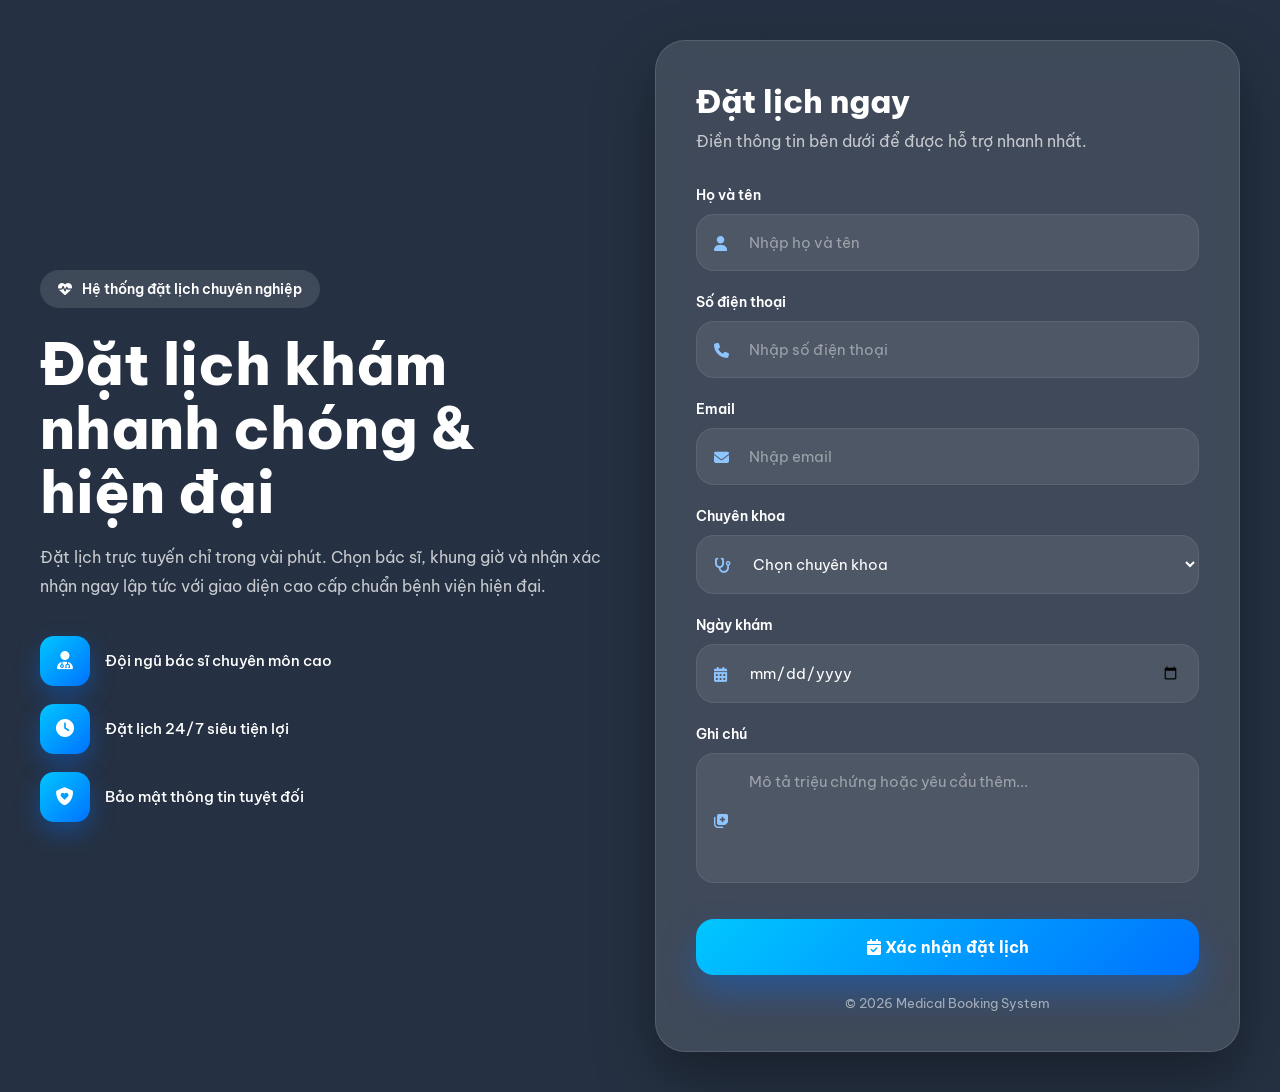
<file: booking.html>
<!-- booking.html -->
<!DOCTYPE html>
<html lang="vi">
<head>
  <meta charset="UTF-8" />
  <meta name="viewport" content="width=device-width, initial-scale=1.0"/>
  <title>Đặt lịch khám</title>

  <!-- Font Awesome -->
  <link rel="stylesheet" href="https://cdnjs.cloudflare.com/ajax/libs/font-awesome/6.5.2/css/all.min.css"/>

  <!-- Google Font -->
  <link href="https://fonts.googleapis.com/css2?family=Be+Vietnam+Pro:wght@300;400;500;600;700;800&display=swap" rel="stylesheet">

  <style>
    *{
      margin:0;
      padding:0;
      box-sizing:border-box;
      font-family:'Be Vietnam Pro',sans-serif;
    }

    body{
      background:
      linear-gradient(rgba(7,20,40,.88),rgba(7,20,40,.88)),
      url('https://images.unsplash.com/photo-1579684385127-1ef15d508118?q=80&w=1974&auto=format&fit=crop');
      background-size:cover;
      background-position:center;
      min-height:100vh;
      display:flex;
      align-items:center;
      justify-content:center;
      padding:40px 20px;
      color:#fff;
    }

    .booking-container{
      width:100%;
      max-width:1200px;
      display:grid;
      grid-template-columns: 1fr 1fr;
      gap:30px;
      align-items:center;
    }

    .booking-info{
      padding-right:20px;
    }

    .booking-info .tag{
      display:inline-flex;
      align-items:center;
      gap:10px;
      padding:10px 18px;
      border-radius:999px;
      background:rgba(255,255,255,0.12);
      backdrop-filter:blur(12px);
      margin-bottom:24px;
      font-size:14px;
      font-weight:600;
    }

    .booking-info h1{
      font-size:58px;
      line-height:1.1;
      margin-bottom:20px;
      font-weight:800;
    }

    .booking-info p{
      color:rgba(255,255,255,0.75);
      line-height:1.8;
      margin-bottom:35px;
      font-size:16px;
    }

    .feature-list{
      display:flex;
      flex-direction:column;
      gap:18px;
    }

    .feature-item{
      display:flex;
      align-items:center;
      gap:15px;
    }

    .feature-icon{
      width:50px;
      height:50px;
      border-radius:14px;
      display:flex;
      align-items:center;
      justify-content:center;
      background:linear-gradient(135deg,#00c6ff,#0072ff);
      font-size:18px;
      box-shadow:0 10px 25px rgba(0,114,255,.35);
    }

    .feature-item span{
      font-size:15px;
      color:#fff;
      font-weight:500;
    }

    .booking-card{
      background:rgba(255,255,255,0.12);
      backdrop-filter:blur(18px);
      border:1px solid rgba(255,255,255,0.12);
      border-radius:30px;
      padding:40px;
      box-shadow:0 25px 60px rgba(0,0,0,.35);
    }

    .booking-card h2{
      font-size:32px;
      margin-bottom:10px;
      font-weight:800;
    }

    .booking-card .sub{
      color:rgba(255,255,255,0.7);
      margin-bottom:35px;
    }

    .form-group{
      margin-bottom:22px;
    }

    .form-group label{
      display:block;
      margin-bottom:10px;
      font-weight:600;
      font-size:14px;
    }

    .input-box{
      position:relative;
    }

    .input-box i{
      position:absolute;
      left:18px;
      top:50%;
      transform:translateY(-50%);
      color:#8ec5ff;
      font-size:15px;
    }

    .input-box input,
    .input-box select,
    .input-box textarea{
      width:100%;
      border:none;
      outline:none;
      padding:18px 18px 18px 52px;
      border-radius:18px;
      background:rgba(255,255,255,0.08);
      color:#fff;
      font-size:15px;
      border:1px solid rgba(255,255,255,0.08);
      transition:.3s;
    }

    .input-box textarea{
      min-height:130px;
      resize:none;
      padding-top:18px;
    }

    .input-box input:focus,
    .input-box select:focus,
    .input-box textarea:focus{
      border-color:#3ba7ff;
      box-shadow:0 0 0 4px rgba(59,167,255,.18);
    }

    .input-box input::placeholder,
    .input-box textarea::placeholder{
      color:rgba(255,255,255,0.45);
    }

    select option{
      color:#000;
    }

    .submit-btn{
      width:100%;
      border:none;
      outline:none;
      padding:18px;
      border-radius:18px;
      background:linear-gradient(135deg,#00c6ff,#0072ff);
      color:#fff;
      font-size:16px;
      font-weight:700;
      cursor:pointer;
      transition:.35s;
      margin-top:10px;
      box-shadow:0 18px 35px rgba(0,114,255,.35);
    }

    .submit-btn:hover{
      transform:translateY(-3px);
      box-shadow:0 25px 40px rgba(0,114,255,.45);
    }

    .bottom-text{
      text-align:center;
      margin-top:20px;
      color:rgba(255,255,255,.55);
      font-size:13px;
    }

    @media(max-width:992px){
      .booking-container{
        grid-template-columns:1fr;
      }

      .booking-info{
        padding-right:0;
      }

      .booking-info h1{
        font-size:42px;
      }
    }

    @media(max-width:600px){
      .booking-card{
        padding:25px;
      }

      .booking-info h1{
        font-size:34px;
      }
    }
  </style>
</head>
<body>

  <div class="booking-container">

    <!-- LEFT -->
    <div class="booking-info">
      <div class="tag">
        <i class="fa-solid fa-heart-pulse"></i>
        Hệ thống đặt lịch chuyên nghiệp
      </div>

      <h1>
        Đặt lịch khám<br>
        nhanh chóng & hiện đại
      </h1>

      <p>
        Đặt lịch trực tuyến chỉ trong vài phút. 
        Chọn bác sĩ, khung giờ và nhận xác nhận ngay lập tức 
        với giao diện cao cấp chuẩn bệnh viện hiện đại.
      </p>

      <div class="feature-list">

        <div class="feature-item">
          <div class="feature-icon">
            <i class="fa-solid fa-user-doctor"></i>
          </div>
          <span>Đội ngũ bác sĩ chuyên môn cao</span>
        </div>

        <div class="feature-item">
          <div class="feature-icon">
            <i class="fa-solid fa-clock"></i>
          </div>
          <span>Đặt lịch 24/7 siêu tiện lợi</span>
        </div>

        <div class="feature-item">
          <div class="feature-icon">
            <i class="fa-solid fa-shield-heart"></i>
          </div>
          <span>Bảo mật thông tin tuyệt đối</span>
        </div>

      </div>
    </div>

    <!-- RIGHT -->
    <div class="booking-card">

      <h2>Đặt lịch ngay</h2>
      <p class="sub">
        Điền thông tin bên dưới để được hỗ trợ nhanh nhất.
      </p>

      <form>

        <div class="form-group">
          <label>Họ và tên</label>

          <div class="input-box">
            <i class="fa-solid fa-user"></i>
            <input type="text" placeholder="Nhập họ và tên">
          </div>
        </div>

        <div class="form-group">
          <label>Số điện thoại</label>

          <div class="input-box">
            <i class="fa-solid fa-phone"></i>
            <input type="tel" placeholder="Nhập số điện thoại">
          </div>
        </div>

        <div class="form-group">
          <label>Email</label>

          <div class="input-box">
            <i class="fa-solid fa-envelope"></i>
            <input type="email" placeholder="Nhập email">
          </div>
        </div>

        <div class="form-group">
          <label>Chuyên khoa</label>

          <div class="input-box">
            <i class="fa-solid fa-stethoscope"></i>

            <select>
              <option>Chọn chuyên khoa</option>
              <option>Da liễu</option>
              <option>Răng hàm mặt</option>
              <option>Tim mạch</option>
              <option>Nội tổng quát</option>
              <option>Nhi khoa</option>
            </select>
          </div>
        </div>

        <div class="form-group">
          <label>Ngày khám</label>

          <div class="input-box">
            <i class="fa-solid fa-calendar-days"></i>
            <input type="date">
          </div>
        </div>

        <div class="form-group">
          <label>Ghi chú</label>

          <div class="input-box">
            <i class="fa-solid fa-notes-medical"></i>
            <textarea placeholder="Mô tả triệu chứng hoặc yêu cầu thêm..."></textarea>
          </div>
        </div>

        <button class="submit-btn">
          <i class="fa-solid fa-calendar-check"></i>
          Xác nhận đặt lịch
        </button>

      </form>

      <div class="bottom-text">
        © 2026 Medical Booking System
      </div>

    </div>

  </div>

</body>
</html>
</file>
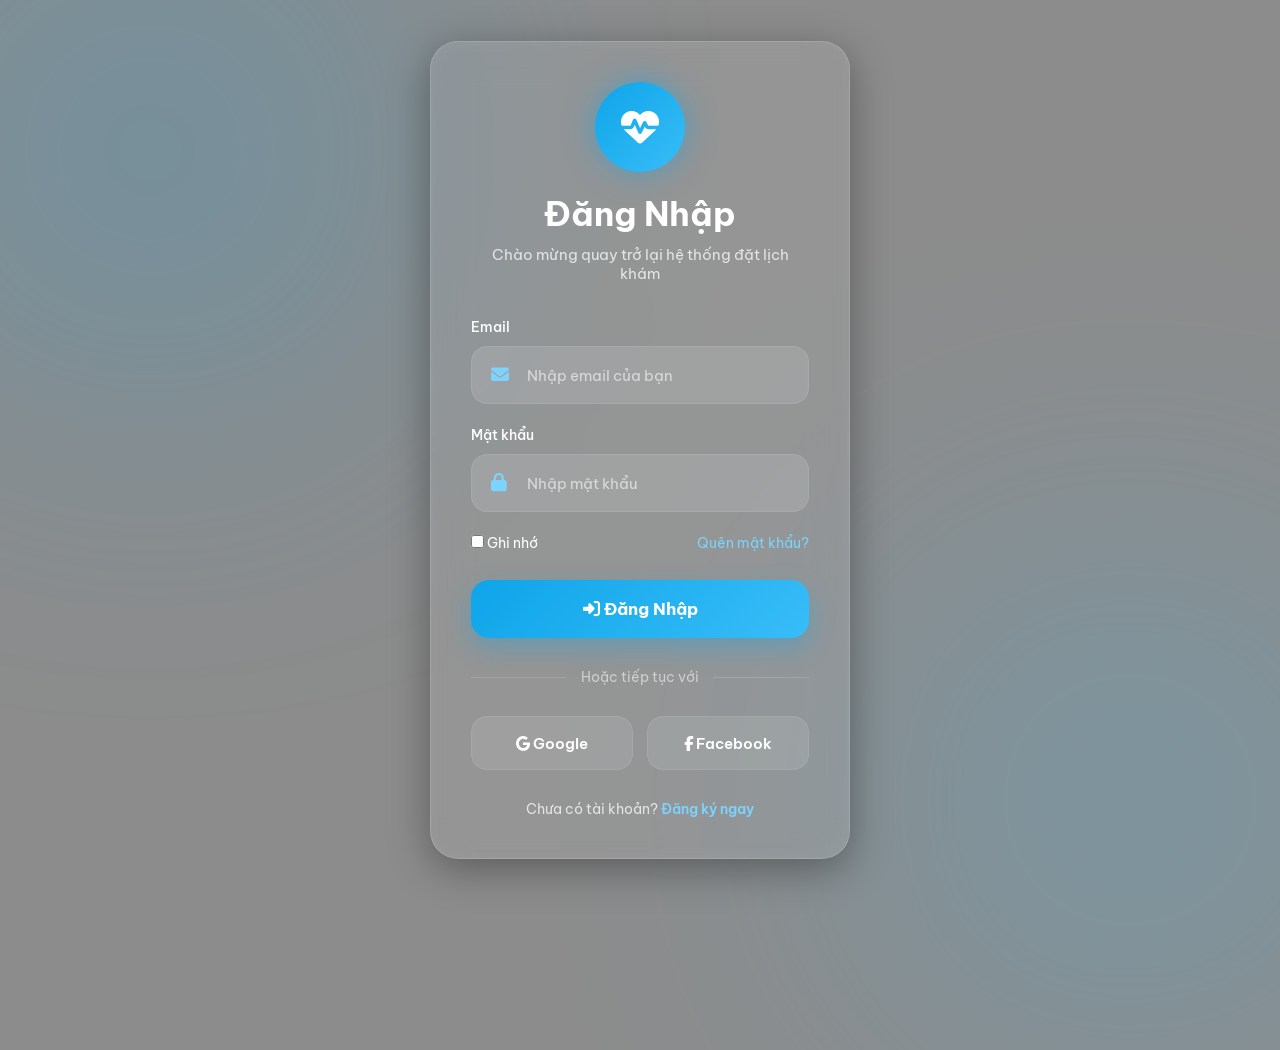
<file: login.html>
<!DOCTYPE html>
<html lang="vi">
<head>
  <meta charset="UTF-8" />
  <meta name="viewport" content="width=device-width, initial-scale=1.0"/>
  <title>Đăng Nhập</title>

  <!-- Font Awesome -->
  <link rel="stylesheet" href="https://cdnjs.cloudflare.com/ajax/libs/font-awesome/6.5.2/css/all.min.css"/>

  <!-- Google Font -->
  <link rel="preconnect" href="https://fonts.googleapis.com">
  <link href="https://fonts.googleapis.com/css2?family=Be+Vietnam+Pro:wght@300;400;500;600;700&display=swap" rel="stylesheet">

  <style>
    *{
      margin:0;
      padding:0;
      box-sizing:border-box;
      font-family:'Be Vietnam Pro',sans-serif;
    }

    body{
      min-height:100vh;
      display:flex;
      justify-content:center;
      align-items:center;
      overflow:hidden;
      background:
      linear-gradient(rgba(0,0,0,.45),rgba(0,0,0,.45)),
      url('https://images.unsplash.com/photo-1588776814546-1ffcf47267a5?q=80&w=1920&auto=format&fit=crop');
      background-size:cover;
      background-position:center;
      position:relative;
    }

    /* Glow */
    .glow{
      position:absolute;
      width:500px;
      height:500px;
      border-radius:50%;
      background:#0ea5e9;
      filter:blur(150px);
      opacity:.25;
      z-index:0;
    }

    .glow.one{
      top:-100px;
      left:-100px;
    }

    .glow.two{
      bottom:-150px;
      right:-100px;
      background:#38bdf8;
    }

    .login-container{
      position:relative;
      z-index:2;
      width:420px;
      padding:40px;
      border-radius:28px;
      backdrop-filter:blur(18px);
      background:rgba(255,255,255,0.08);
      border:1px solid rgba(255,255,255,0.15);
      box-shadow:
      0 10px 40px rgba(0,0,0,.35),
      inset 0 0 20px rgba(255,255,255,.05);
      animation:fadeUp 1s ease;
    }

    @keyframes fadeUp{
      from{
        opacity:0;
        transform:translateY(40px);
      }
      to{
        opacity:1;
        transform:translateY(0);
      }
    }

    .logo{
      width:90px;
      height:90px;
      margin:auto;
      margin-bottom:20px;
      border-radius:50%;
      display:flex;
      align-items:center;
      justify-content:center;
      background:linear-gradient(135deg,#0ea5e9,#38bdf8);
      box-shadow:0 0 30px rgba(14,165,233,.5);
    }

    .logo i{
      color:white;
      font-size:38px;
    }

    h1{
      color:white;
      text-align:center;
      font-size:34px;
      margin-bottom:10px;
      font-weight:700;
    }

    .subtitle{
      text-align:center;
      color:rgba(255,255,255,.75);
      margin-bottom:35px;
      font-size:15px;
    }

    .input-group{
      margin-bottom:22px;
    }

    .input-group label{
      display:block;
      color:white;
      margin-bottom:10px;
      font-size:14px;
      font-weight:500;
    }

    .input-box{
      position:relative;
    }

    .input-box input{
      width:100%;
      height:58px;
      border:none;
      outline:none;
      border-radius:16px;
      padding:0 20px 0 55px;
      background:rgba(255,255,255,.12);
      color:white;
      font-size:15px;
      border:1px solid rgba(255,255,255,.08);
      transition:.3s;
    }

    .input-box input:focus{
      border-color:#38bdf8;
      background:rgba(255,255,255,.18);
      box-shadow:0 0 20px rgba(56,189,248,.25);
    }

    .input-box i{
      position:absolute;
      left:20px;
      top:50%;
      transform:translateY(-50%);
      color:#7dd3fc;
      font-size:18px;
    }

    input::placeholder{
      color:rgba(255,255,255,.6);
    }

    .options{
      display:flex;
      justify-content:space-between;
      align-items:center;
      margin-bottom:28px;
      color:white;
      font-size:14px;
    }

    .options a{
      color:#7dd3fc;
      text-decoration:none;
      transition:.3s;
    }

    .options a:hover{
      color:white;
    }

    .login-btn{
      width:100%;
      height:58px;
      border:none;
      border-radius:18px;
      background:linear-gradient(135deg,#0ea5e9,#38bdf8);
      color:white;
      font-size:17px;
      font-weight:700;
      cursor:pointer;
      transition:.35s;
      box-shadow:0 10px 25px rgba(14,165,233,.35);
    }

    .login-btn:hover{
      transform:translateY(-3px);
      box-shadow:0 15px 35px rgba(14,165,233,.45);
    }

    .divider{
      margin:30px 0;
      display:flex;
      align-items:center;
      gap:15px;
      color:rgba(255,255,255,.55);
      font-size:14px;
    }

    .divider::before,
    .divider::after{
      content:'';
      flex:1;
      height:1px;
      background:rgba(255,255,255,.15);
    }

    .social-login{
      display:grid;
      grid-template-columns:1fr 1fr;
      gap:14px;
    }

    .social-btn{
      height:54px;
      border-radius:16px;
      border:none;
      background:rgba(255,255,255,.1);
      color:white;
      cursor:pointer;
      font-size:15px;
      font-weight:600;
      transition:.3s;
      border:1px solid rgba(255,255,255,.08);
    }

    .social-btn:hover{
      background:rgba(255,255,255,.18);
      transform:translateY(-2px);
    }

    .register{
      margin-top:30px;
      text-align:center;
      color:rgba(255,255,255,.75);
      font-size:14px;
    }

    .register a{
      color:#7dd3fc;
      font-weight:600;
      text-decoration:none;
    }

    .register a:hover{
      color:white;
    }

    @media(max-width:500px){
      .login-container{
        width:92%;
        padding:30px 22px;
      }

      h1{
        font-size:28px;
      }
    }

  </style>
</head>
<body>

  <div class="glow one"></div>
  <div class="glow two"></div>

  <div class="login-container">

    <div class="logo">
      <i class="fa-solid fa-heart-pulse"></i>
    </div>

    <h1>Đăng Nhập</h1>
    <p class="subtitle">
      Chào mừng quay trở lại hệ thống đặt lịch khám
    </p>

    <form>

      <div class="input-group">
        <label>Email</label>

        <div class="input-box">
          <i class="fa-solid fa-envelope"></i>
          <input type="email" placeholder="Nhập email của bạn">
        </div>
      </div>

      <div class="input-group">
        <label>Mật khẩu</label>

        <div class="input-box">
          <i class="fa-solid fa-lock"></i>
          <input type="password" placeholder="Nhập mật khẩu">
        </div>
      </div>

      <div class="options">
        <label>
          <input type="checkbox">
          Ghi nhớ
        </label>

        <a href="#">Quên mật khẩu?</a>
      </div>

      <button class="login-btn">
        <i class="fa-solid fa-right-to-bracket"></i>
        Đăng Nhập
      </button>

    </form>

    <div class="divider">
      Hoặc tiếp tục với
    </div>

    <div class="social-login">

      <button class="social-btn">
        <i class="fa-brands fa-google"></i>
        Google
      </button>

      <button class="social-btn">
        <i class="fa-brands fa-facebook-f"></i>
        Facebook
      </button>

    </div>

    <div class="register">
      Chưa có tài khoản?
      <a href="#">Đăng ký ngay</a>
    </div>

  </div>

</body>
</html>
</file>
